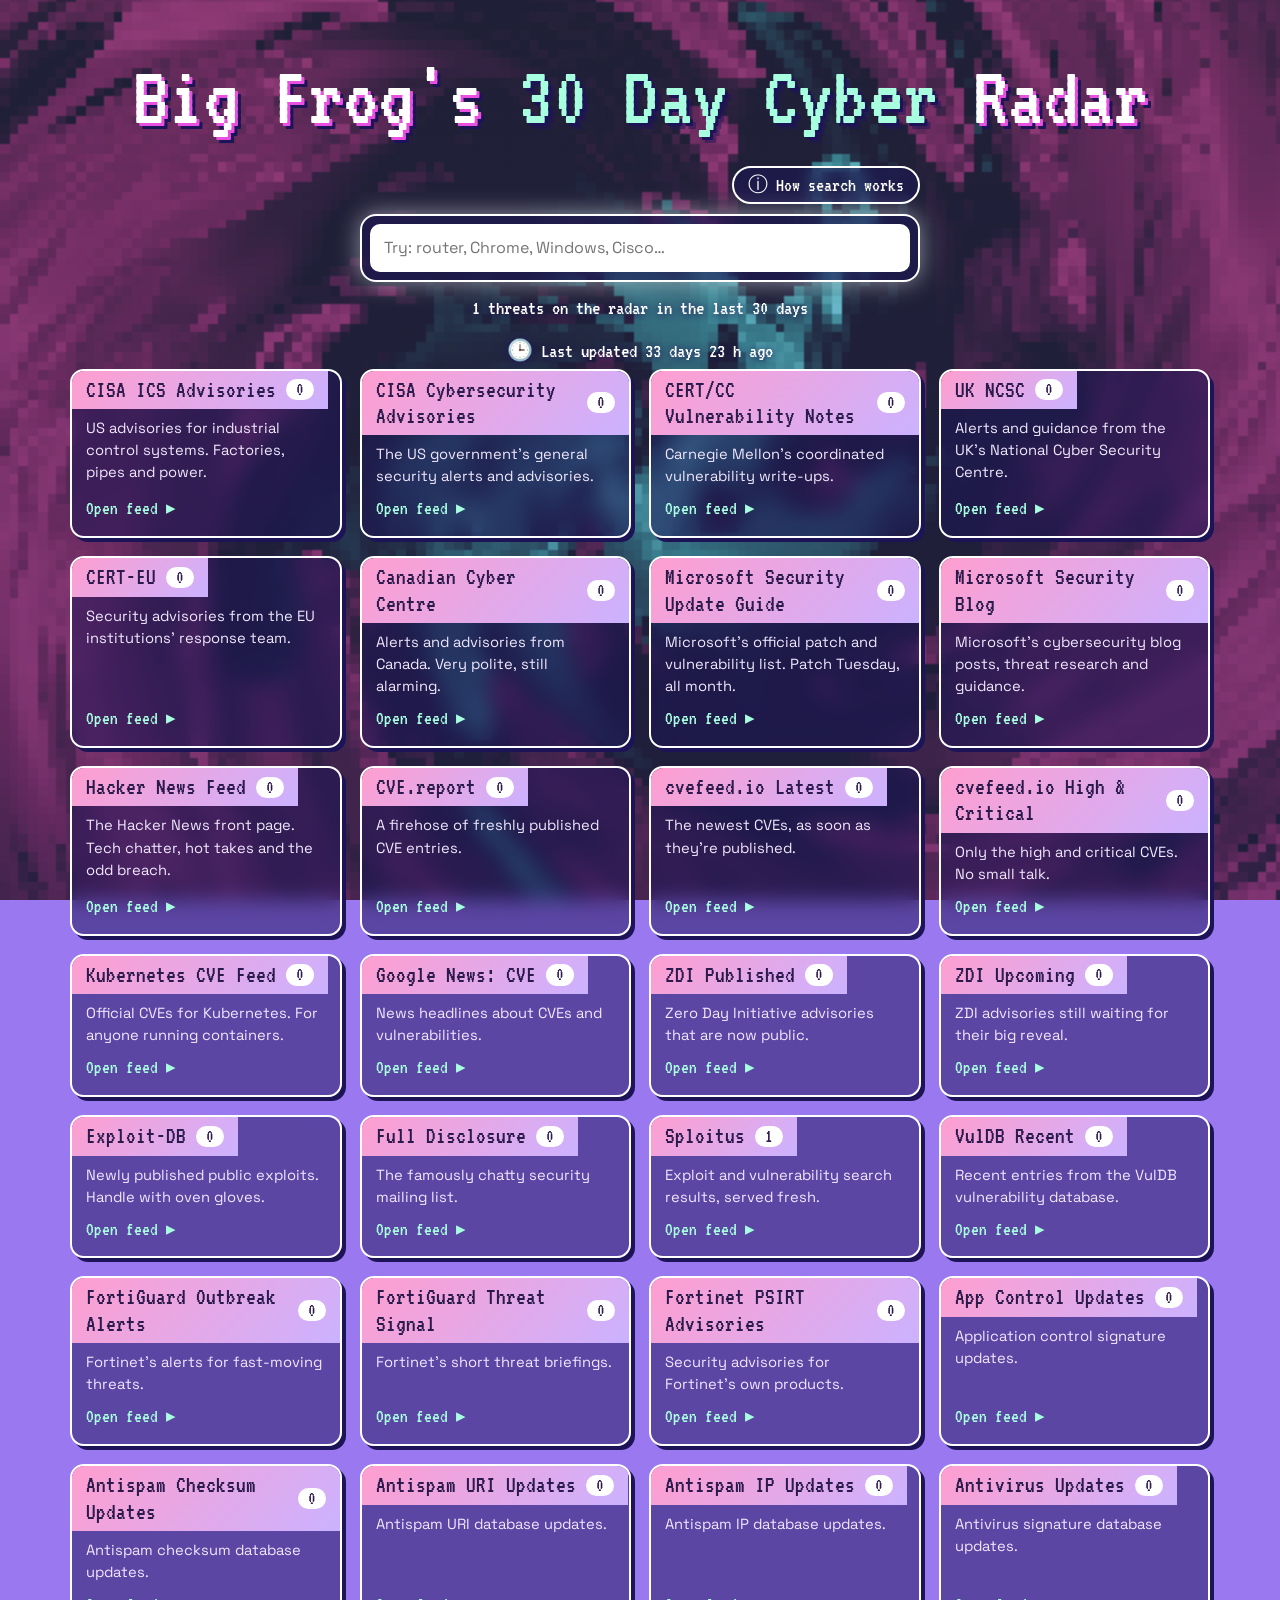
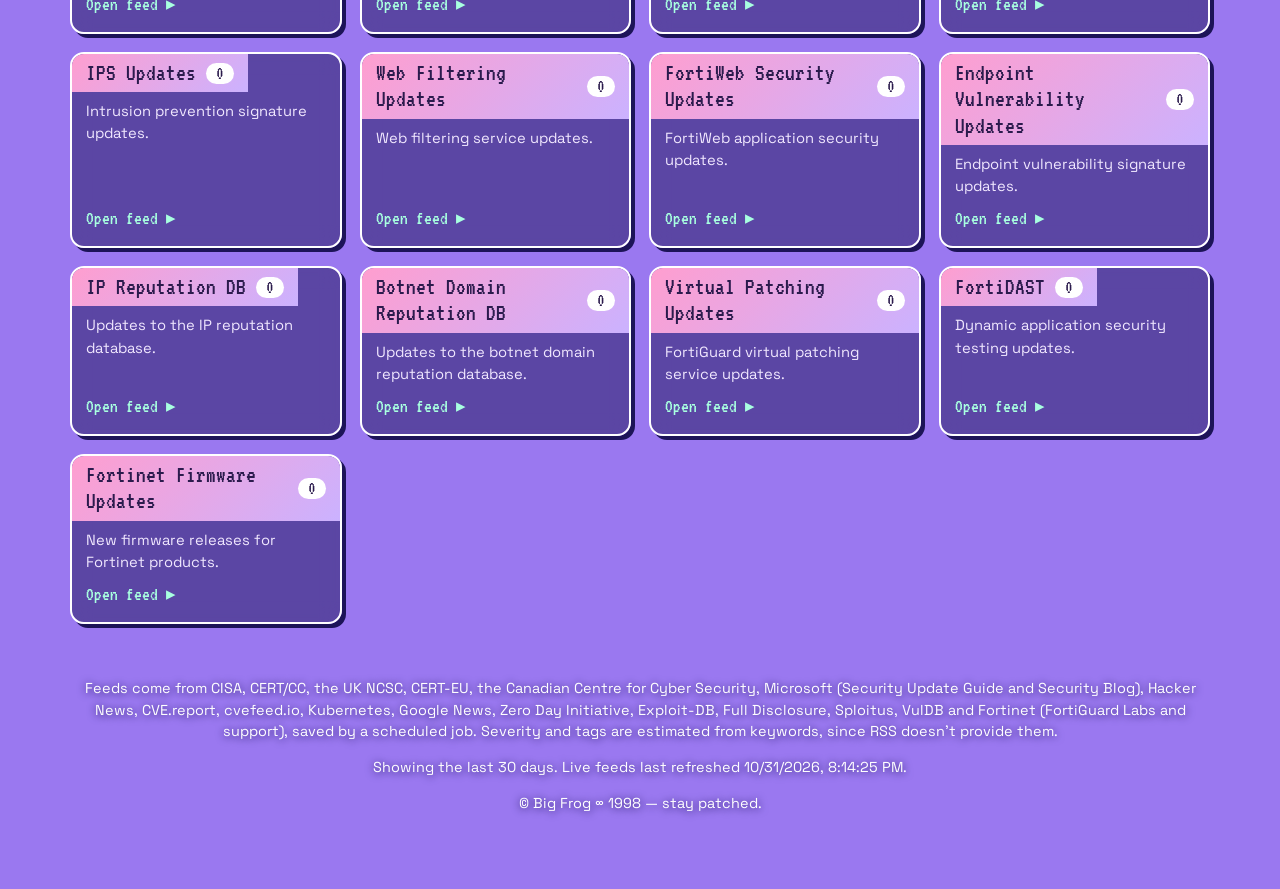
<file: index.html>
<!DOCTYPE html>
<html lang="en">
<head>
<meta charset="utf-8">
<meta name="viewport" content="width=device-width, initial-scale=1">
<title>Big Frog's 30 Day Cyber Radar</title>
<meta name="description" content="Big Frog scours the internet for security threats so you can panic in pastel.">
<link rel="preconnect" href="https://fonts.googleapis.com">
<link href="https://fonts.googleapis.com/css2?family=VT323&family=Space+Grotesk:wght@400;600;700&display=swap" rel="stylesheet">
<link rel="stylesheet" href="css/style.css">
</head>
<body>
<div class="pool" aria-hidden="true">
  <canvas id="iri"></canvas>
</div>
<header class="hero">
  <h1>Big Frog's <span>30 Day Cyber</span> Radar</h1>

  <div class="searchwrap">
    <div class="info">
      <button type="button" id="infoBtn" aria-haspopup="dialog"><span aria-hidden="true">ⓘ</span> How search works</button>
    </div>

    <form class="search" role="search" id="searchForm">
      <label for="q" class="sr">Search software or hardware</label>
      <input id="q" type="search" placeholder="Try: router, Chrome, Windows, Cisco…" autocomplete="off">
    </form>
  </div>
  <p id="status" class="status" role="status" aria-live="polite"></p>
  <p id="ago" class="status"></p>
</header>

<main>
  <div class="tiles" id="feed"></div>
  <p class="empty" id="empty" hidden>Big Frog found nothing. Either you're safe, or Big Frog isn't looking hard enough. 🐸</p>
</main>

<dialog id="idlg" class="small" aria-labelledby="ititle">
  <div class="dwrap">
    <div class="dhead">
      <div><h2 id="ititle">How search works</h2></div>
      <button type="button" class="xbtn" id="iclose" aria-label="Close">✕</button>
    </div>
    <div class="ibody">
      <p>Type the name of any software or hardware, like <b>Chrome</b>, <b>Cisco</b> or <b>router</b>. Big Frog checks every headline, summary and tag in every feed and shows only the feeds that have matching stories.</p>
      <p>Open a feed box to see its stories, with matches highlighted. Inside a feed you can sort by date (newest first) or by severity. Search updates as you type. It only searches the data already loaded on this page, not the whole internet.</p>
      <p>Big Frog also sticks tags on stories: <b>pink</b> for topics (ransomware, zero-day, phishing…), <b>lavender</b> for vendors and products, and <b>mint</b> for the source's own labels. Click a tag to search for it.</p>
    </div>
  </div>
</dialog>

<dialog id="dlg" aria-labelledby="dtitle">
  <div class="dwrap">
    <div class="dhead">
      <div><h2 id="dtitle"></h2><p id="ddesc"></p></div>
      <span id="dcount" class="dcount"></span>
      <button type="button" class="xbtn" id="dclose" aria-label="Close feed">✕</button>
    </div>
    <div class="dsort" role="group" aria-label="Sort items">
      <span>Sort by</span>
      <button type="button" class="sortbtn" data-sort="date" aria-pressed="true">Date</button>
      <button type="button" class="sortbtn" data-sort="sev" aria-pressed="false">Severity</button>
    </div>
    <div class="dgrid" id="dgrid"></div>
  </div>
</dialog>

<footer>
  <p>Feeds come from CISA, CERT/CC, the UK NCSC, CERT-EU, the Canadian Centre for Cyber Security, Microsoft (Security Update Guide and Security Blog), Hacker News, CVE.report, cvefeed.io, Kubernetes, Google News, Zero Day Initiative, Exploit-DB, Full Disclosure, Sploitus, VulDB and Fortinet (FortiGuard Labs and support), saved by a scheduled job. Severity and tags are estimated from keywords, since RSS doesn't provide them.</p>
  <p id="updated"></p>
  <p>© Big Frog ∞ 1998 — stay patched.</p>
</footer>
<script src="js/balatro.js"></script>
<script src="js/app.js"></script>
<script src="js/ago.js"></script>
</body>
</html>
</file>
<file: css/style.css>
:root{
  --bg1:#9a78f0;--pink:#ff9ecf;--mint:#a8ffe0;--lav:#cbb2ff;--peach:#ffd1a8;--sky:#9fd8ff;
  --deep:#1d1458;--ink:#fff;--card:rgba(29,20,88,.5);
  --display:"VT323","Courier New",monospace;--body:"Space Grotesk",system-ui,sans-serif;
}
*{box-sizing:border-box}
html{scroll-behavior:smooth}
body{margin:0;min-height:100vh;color:var(--ink);font-family:var(--body);line-height:1.5;overflow-x:hidden;background:var(--bg1)}

/* ---------- Background: WebGL iridescence (js/iridescence.js) over a CSS gradient fallback ---------- */
.pool{position:fixed;inset:0;z-index:0;overflow:hidden;pointer-events:none;
  background:linear-gradient(180deg,#1aaef0 0%,#4fb0f4 22%,#9a78f0 55%,#c964ea 80%,#e94fe0 100%)}
#iri{position:absolute;inset:0;width:100%;height:100%;display:block;opacity:0;transition:opacity .8s}
#iri.on{opacity:1}
/* soft deep-violet veil keeps white text readable on the bright shader */
.pool::after{content:"";position:absolute;inset:0;background:linear-gradient(180deg,rgba(29,20,88,.28),rgba(29,20,88,.38))}

.hero,main,footer{position:relative;z-index:1;max-width:1180px;margin:0 auto;padding:0 20px}
.hero{text-align:center;padding-top:56px}
h1{font-family:var(--display);font-weight:400;font-size:clamp(2.8rem,10vw,5.5rem);line-height:.95;margin:0 0 .3em;
  text-shadow:3px 3px 0 #e94fe0,6px 6px 0 var(--deep)}
h1 span{color:var(--mint);text-shadow:3px 3px 0 var(--deep),6px 6px 0 rgba(29,20,88,.5)}
.searchwrap{max-width:560px;margin:0 auto}
.search{display:flex;gap:8px;padding:8px;border-radius:16px;background:var(--card);
  border:2px solid #fff;box-shadow:0 0 24px rgba(255,255,255,.5);backdrop-filter:blur(8px)}

/* info button, right-aligned above the search bar; opens an overlay so nothing shifts */
.info{margin:0 0 10px;text-align:right}
.info button{padding:2px 14px;border-radius:99px;border:2px solid #fff;color:var(--ink);
  background:var(--card);backdrop-filter:blur(8px);font-family:var(--display);font-size:1.25rem}
.info button:hover{background:#fff;color:#2b1b4d}

input{flex:1;min-width:0;padding:12px 14px;border:0;border-radius:10px;font:inherit;background:#fff;color:#2b1b4d}
button{font:inherit;cursor:pointer}
:focus-visible{outline:3px solid var(--mint);outline-offset:2px}
.sr{position:absolute;width:1px;height:1px;overflow:hidden;clip:rect(0 0 0 0)}
.status{font-family:var(--display);font-size:1.3rem;color:#fff;min-height:1.6em;margin:10px 0 0;text-shadow:0 1px 8px var(--deep)}

/* one collapsed box per source */
.tiles{display:grid;grid-template-columns:repeat(auto-fill,minmax(240px,1fr));gap:18px}
.tile{display:flex;flex-direction:column;gap:8px;text-align:left;color:var(--ink);padding:0 0 12px;min-width:0;
  border-radius:14px;border:2px solid #fff;background:var(--card);backdrop-filter:blur(10px);
  box-shadow:4px 4px 0 var(--deep);overflow:hidden;transition:transform .2s,box-shadow .2s}
.tile:hover{transform:translate(-3px,-3px);box-shadow:7px 7px 0 var(--deep)}
.th{display:flex;justify-content:space-between;align-items:center;gap:10px;padding:6px 14px;
  background:linear-gradient(135deg,var(--pink),var(--lav));color:#2b1b4d;font-family:var(--display);font-size:1.5rem;line-height:1.1}
.th small{font-size:1.2rem;background:#fff;border-radius:99px;padding:0 10px}
.td{padding:0 14px;font-size:.92rem;color:#f1e8ff;flex:1}
.go{padding:0 14px;font-family:var(--display);font-size:1.2rem;color:var(--mint)}
.tile.off{opacity:.7}

/* pop-up windows */
dialog{width:min(1100px,94vw);max-height:90vh;padding:0;border:2px solid #fff;border-radius:18px;color:var(--ink);
  background:rgba(29,20,88,.92);box-shadow:8px 8px 0 var(--deep);overflow:hidden}
dialog[open]{display:block}
dialog.small{width:min(520px,94vw)}
dialog::backdrop{background:rgba(29,20,88,.6);backdrop-filter:blur(4px)}
.dwrap{display:flex;flex-direction:column;max-height:90vh}
.dhead{display:flex;align-items:center;gap:14px;padding:12px 18px;background:linear-gradient(135deg,var(--pink),var(--lav));color:#2b1b4d}
.dhead>div{flex:1;min-width:0}
.dhead h2{margin:0;font-family:var(--display);font-weight:400;font-size:2rem;line-height:1}
.dhead p{margin:2px 0 0;font-size:.9rem}
.dcount{font-family:var(--display);font-size:1.2rem;background:#fff;border-radius:99px;padding:0 12px;white-space:nowrap}
.xbtn{width:38px;height:38px;border-radius:50%;border:2px solid #2b1b4d;background:#fff;color:#2b1b4d;font-size:1.1rem;flex:none}
.xbtn:hover{background:var(--mint)}
.ibody{padding:16px 20px 6px;overflow-y:auto;font-size:.98rem}
.ibody p{margin:0 0 12px}
.ibody b{color:var(--mint)}

/* sort toggle */
.dsort{display:flex;align-items:center;gap:8px;padding:10px 18px 0;font-family:var(--display);font-size:1.2rem;color:var(--lav)}
.sortbtn{padding:0 14px;border-radius:99px;border:2px solid #fff;background:var(--card);color:var(--ink);font-family:var(--display);font-size:1.2rem}
.sortbtn[aria-pressed=true]{background:#fff;color:#2b1b4d}

.dgrid{display:grid;grid-template-columns:repeat(auto-fill,minmax(260px,1fr));gap:14px;padding:14px 18px 18px;overflow-y:auto;align-items:start}
.dgrid .none{grid-column:1/-1}
.none{margin:0;padding:14px;border-radius:12px;background:var(--card);text-align:center;font-family:var(--display);font-size:1.2rem}
.item{padding:16px 18px;border-radius:14px;background:var(--card);border:1px solid rgba(255,255,255,.4);
  border-left:6px solid var(--c,var(--lav));transition:transform .2s}
.item:hover{transform:translate(-3px,-3px);box-shadow:5px 5px 0 var(--c,var(--lav))}
.meta{display:flex;flex-wrap:wrap;gap:10px;align-items:center;font-family:var(--display);font-size:1.15rem;color:var(--lav)}
.sev{padding:0 10px;border-radius:6px;background:var(--c);color:#2b1b4d;text-transform:uppercase}
.item h3{margin:6px 0;font-size:1.15rem;line-height:1.3;overflow-wrap:anywhere}
.item h3 a{color:inherit;text-decoration:none}
.item h3 a:hover{text-decoration:underline wavy var(--pink)}
.item p{margin:0 0 8px;color:#f1e8ff;font-size:.95rem}

/* tags: clickable chips. topic = pink fill, vendor = lavender fill, feed's own category = mint outline */
.tags{display:flex;flex-wrap:wrap;gap:6px}
.tag{font-size:.8rem;line-height:1.4;padding:2px 9px;border-radius:99px;border:1px solid var(--mint);background:transparent;color:var(--mint)}
.tag:hover{background:var(--mint);color:#2b1b4d}
.tag.k-topic{background:var(--pink);border-color:var(--pink);color:#2b1b4d;font-weight:600}
.tag.k-vendor{background:var(--lav);border-color:var(--lav);color:#2b1b4d}
.tag.k-topic:hover,.tag.k-vendor:hover{background:#fff;border-color:#fff}
mark{background:var(--peach);color:#2b1b4d;border-radius:3px;padding:0 2px}
.retry{padding:2px 12px;border-radius:99px;border:2px solid #fff;background:var(--pink);color:#2b1b4d;font-family:var(--display);font-size:1.1rem}
.empty{text-align:center;font-family:var(--display);font-size:1.5rem;color:#fff;text-shadow:0 1px 8px var(--deep)}
footer{text-align:center;padding:40px 20px 60px;color:#fff;font-size:.9rem;text-shadow:0 1px 8px var(--deep)}
code{color:var(--deep);background:var(--mint);padding:0 4px;border-radius:4px;text-shadow:none}
@media(prefers-reduced-motion:reduce){
  *{transition:none!important;scroll-behavior:auto!important}
}
</file>
